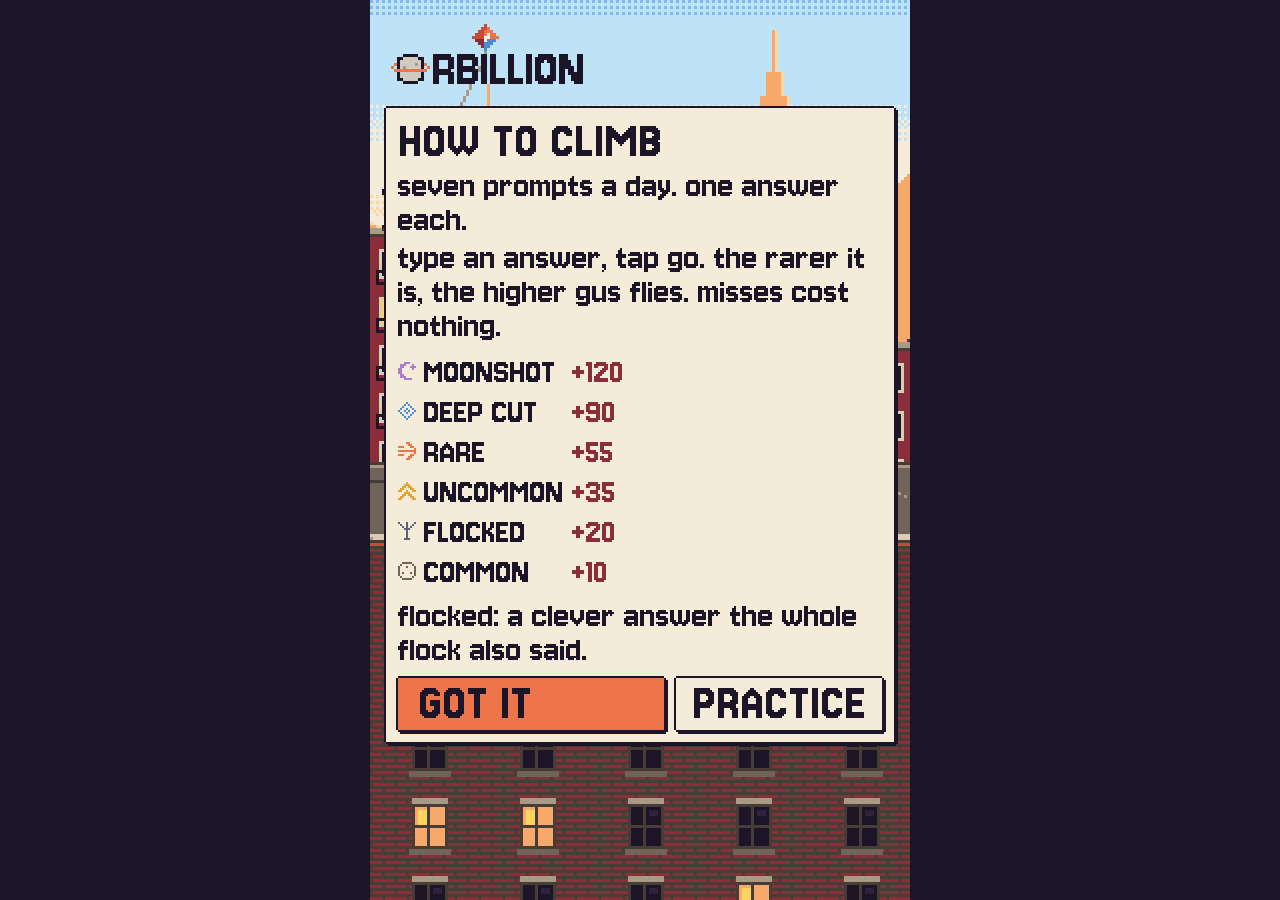
<file: index.html>
<!doctype html>
<html lang="en">
<head>
<meta charset="utf-8">
<meta name="viewport" content="width=device-width, initial-scale=1, maximum-scale=1, user-scalable=no, viewport-fit=cover">
<meta name="theme-color" content="#1C1527">
<meta name="apple-mobile-web-app-capable" content="yes">
<meta name="mobile-web-app-capable" content="yes">
<meta name="apple-mobile-web-app-status-bar-style" content="black-translucent">
<meta name="apple-mobile-web-app-title" content="Orbillion">
<meta name="description" content="Name rare things, climb higher. A daily word game: seven prompts, one answer each, and the rarer your answer the higher Gus the pigeon flies.">
<meta property="og:title" content="Orbillion: Daily Word Climb">
<meta property="og:description" content="Name rare things, climb higher. Seven prompts a day, rarer answers fly higher.">
<meta property="og:image" content="icons/icon-512.png">
<link rel="manifest" href="manifest.webmanifest">
<link rel="icon" type="image/png" sizes="32x32" href="icons/favicon-32.png">
<link rel="apple-touch-icon" href="icons/apple-touch-icon.png">
<title>Orbillion: Daily Word Climb</title>
  <script type="module" crossorigin src="./assets/index-DGZQ1w0u.js"></script>
  <link rel="stylesheet" crossorigin href="./assets/index-BdQFTLPJ.css">
</head>
<body>
<div id="app"></div>
</body>
</html>
</file>
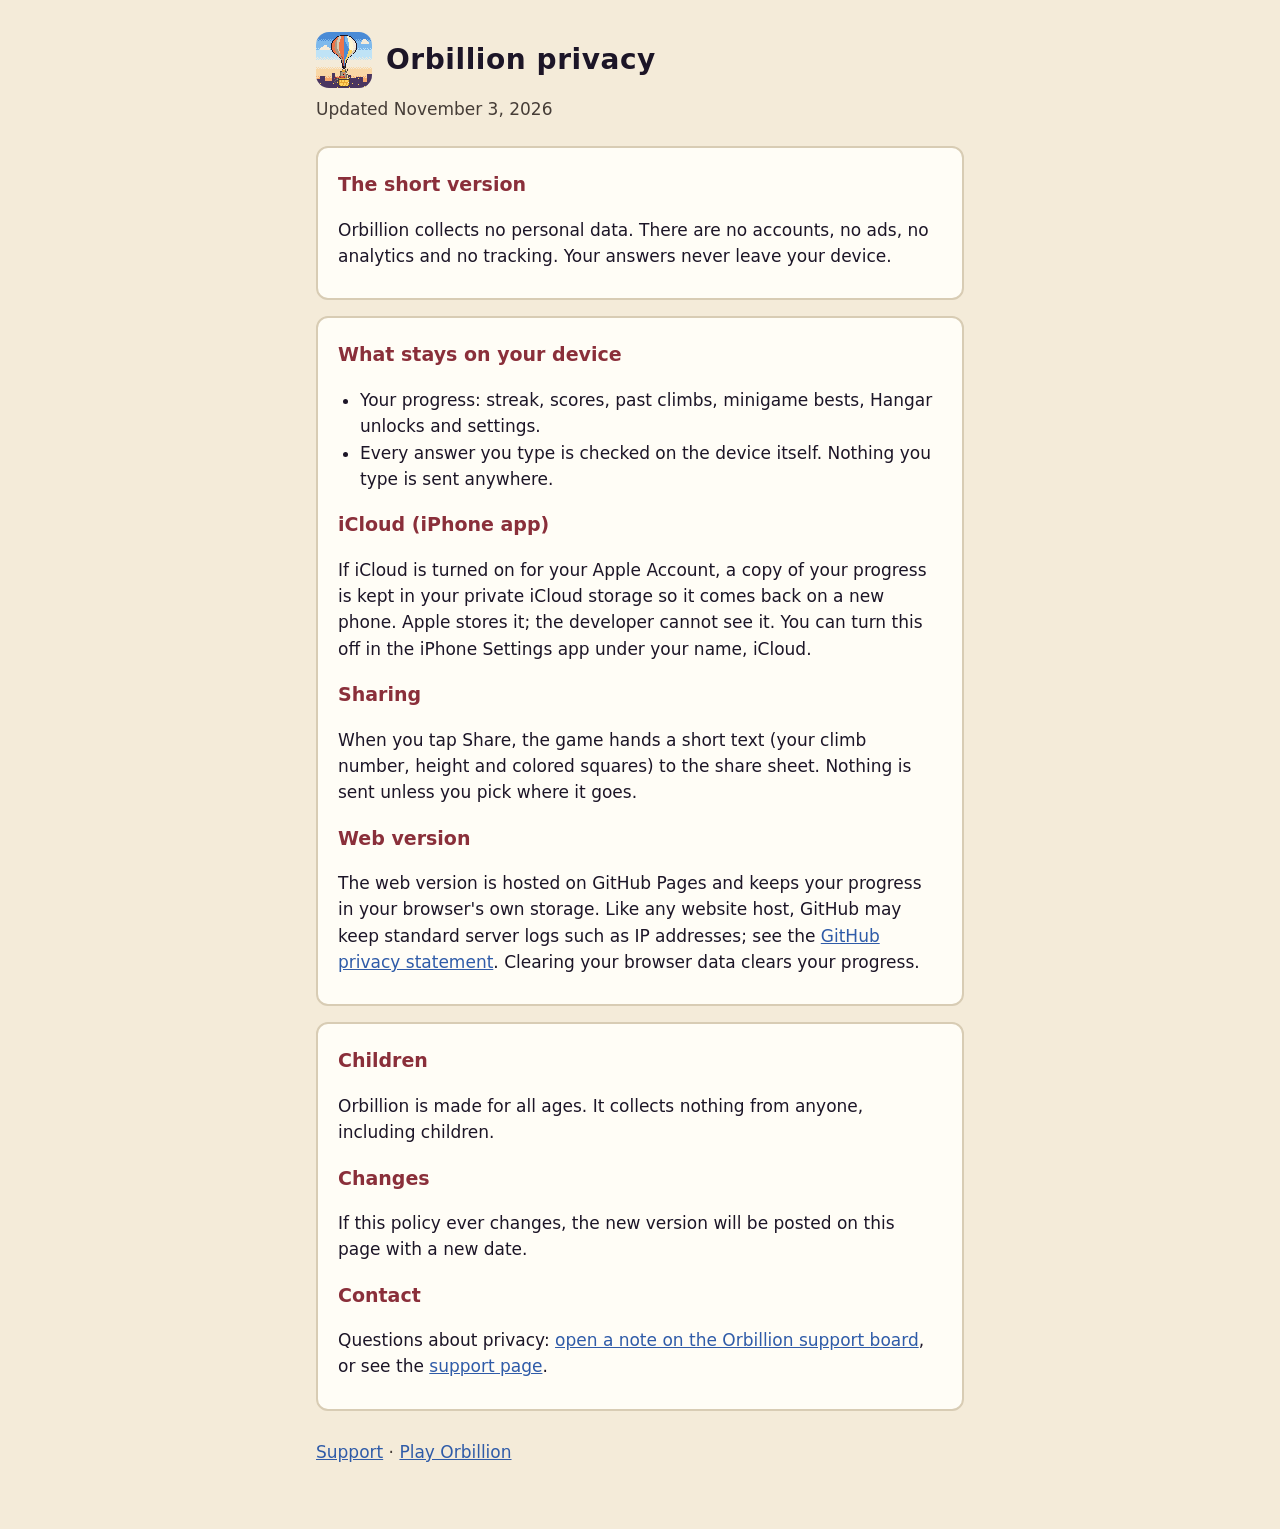
<file: privacy.html>
<!doctype html>
<html lang="en">
<head>
<meta charset="utf-8">
<meta name="viewport" content="width=device-width, initial-scale=1">
<title>Orbillion Privacy</title>
<meta name="description" content="Orbillion privacy policy: the game collects no personal data.">
<link rel="icon" href="icons/favicon-32.png">
<style>
  :root { --bg: #F4EBD9; --card: #FFFDF6; --ink: #1C1527; --soft: #463D37; --head: #8A2F3A; --line: #D8CCB4; --link: #2F5BA8; }
  @media (prefers-color-scheme: dark) { :root { --bg: #1C1527; --card: #2E2240; --ink: #F4EBD9; --soft: #D8CCB4; --head: #F7A86B; --line: #4A3560; --link: #7DB9EC; } }
  * { box-sizing: border-box; }
  body { margin: 0; background: var(--bg); color: var(--ink); font: 17px/1.55 system-ui, -apple-system, "Segoe UI", sans-serif; }
  main { max-width: 680px; margin: 0 auto; padding: 32px 16px 64px; }
  header { display: flex; align-items: center; gap: 14px; margin-bottom: 8px; }
  header img { width: 56px; height: 56px; border-radius: 13px; image-rendering: pixelated; }
  h1 { font-size: 28px; margin: 0; letter-spacing: 0.02em; }
  .sub { color: var(--soft); margin: 0 0 24px; }
  section { background: var(--card); border: 2px solid var(--line); border-radius: 12px; padding: 4px 20px 12px; margin: 16px 0; }
  h2 { color: var(--head); font-size: 19px; margin: 18px 0 6px; }
  p, li { color: var(--ink); }
  ul { padding-left: 22px; }
  a { color: var(--link); }
  nav { margin-top: 28px; color: var(--soft); }
</style>
</head>
<body>
<main>
  <header>
    <img src="icons/icon-192.png" alt="">
    <h1>Orbillion privacy</h1>
  </header>
  <p class="sub">Updated November 3, 2026</p>

  <section>
    <h2>The short version</h2>
    <p>Orbillion collects no personal data. There are no accounts, no ads, no analytics and no tracking. Your answers never leave your device.</p>
  </section>

  <section>
    <h2>What stays on your device</h2>
    <ul>
      <li>Your progress: streak, scores, past climbs, minigame bests, Hangar unlocks and settings.</li>
      <li>Every answer you type is checked on the device itself. Nothing you type is sent anywhere.</li>
    </ul>

    <h2>iCloud (iPhone app)</h2>
    <p>If iCloud is turned on for your Apple Account, a copy of your progress is kept in your private iCloud storage so it comes back on a new phone. Apple stores it; the developer cannot see it. You can turn this off in the iPhone Settings app under your name, iCloud.</p>

    <h2>Sharing</h2>
    <p>When you tap Share, the game hands a short text (your climb number, height and colored squares) to the share sheet. Nothing is sent unless you pick where it goes.</p>

    <h2>Web version</h2>
    <p>The web version is hosted on GitHub Pages and keeps your progress in your browser's own storage. Like any website host, GitHub may keep standard server logs such as IP addresses; see the <a href="https://docs.github.com/en/site-policy/privacy-policies/github-general-privacy-statement">GitHub privacy statement</a>. Clearing your browser data clears your progress.</p>
  </section>

  <section>
    <h2>Children</h2>
    <p>Orbillion is made for all ages. It collects nothing from anyone, including children.</p>

    <h2>Changes</h2>
    <p>If this policy ever changes, the new version will be posted on this page with a new date.</p>

    <h2>Contact</h2>
    <p>Questions about privacy: <a href="https://github.com/JustaGt/orbillion-web/issues">open a note on the Orbillion support board</a>, or see the <a href="support.html">support page</a>.</p>
  </section>

  <nav><a href="support.html">Support</a> &middot; <a href="./">Play Orbillion</a></nav>
</main>
</body>
</html>
</file>
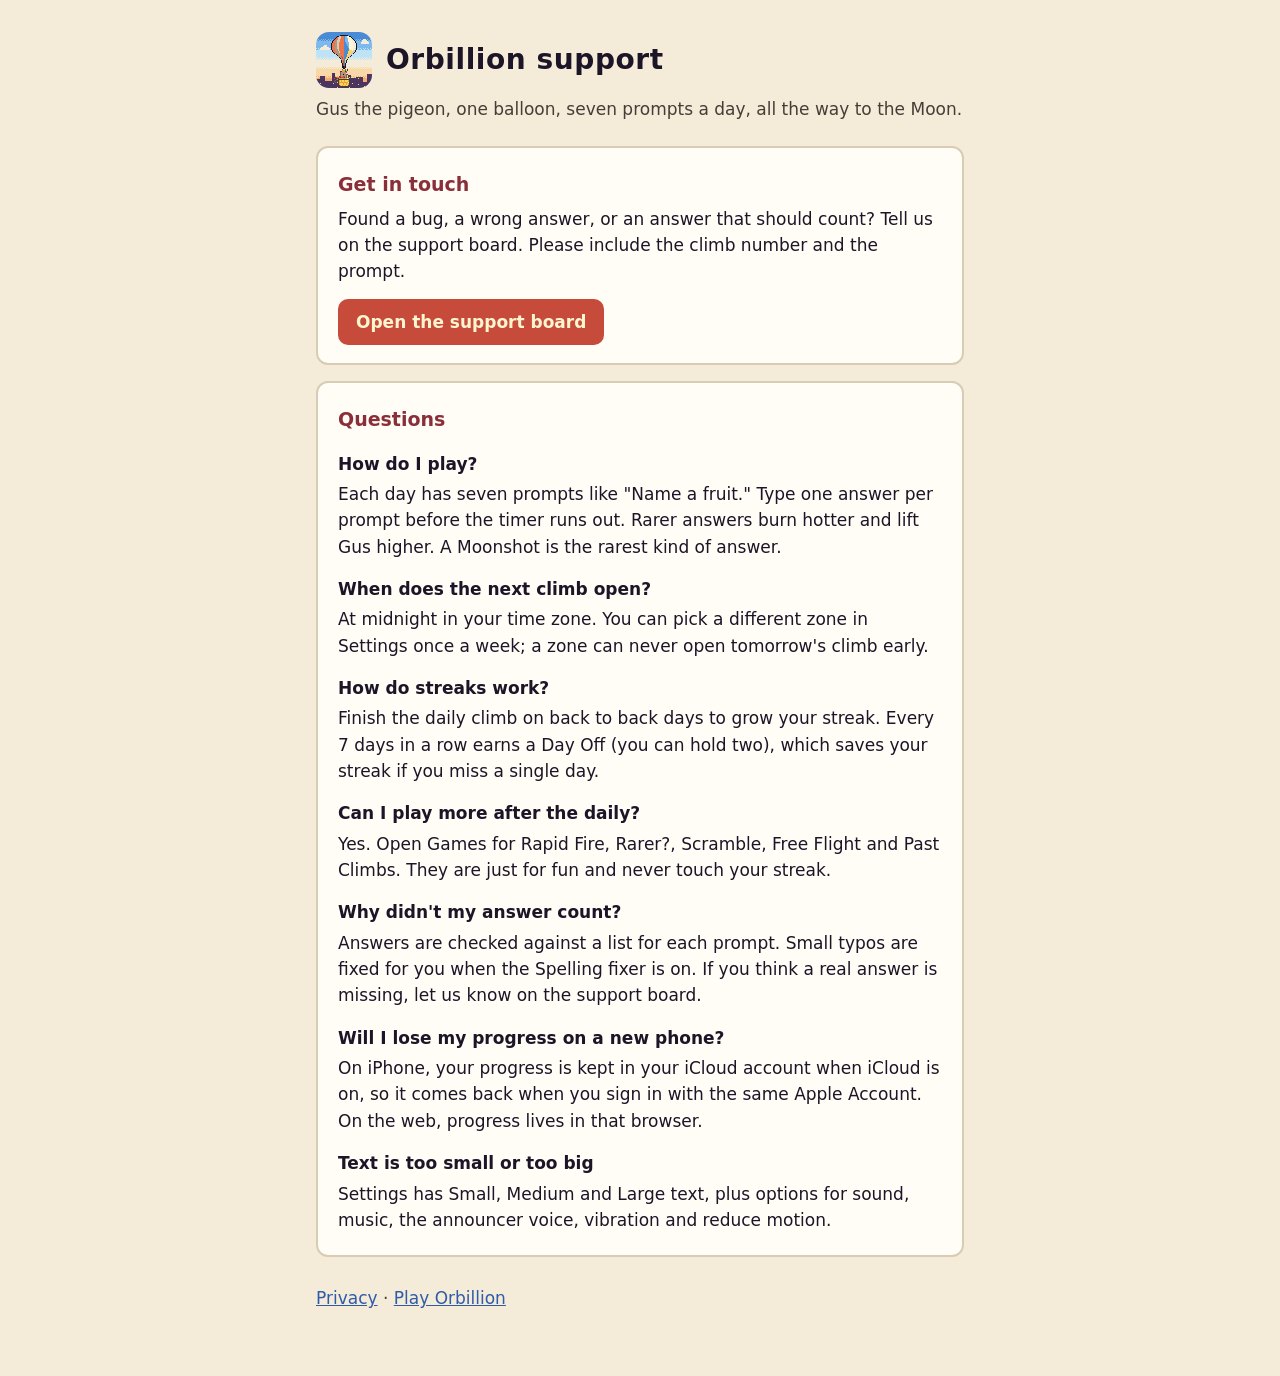
<file: support.html>
<!doctype html>
<html lang="en">
<head>
<meta charset="utf-8">
<meta name="viewport" content="width=device-width, initial-scale=1">
<title>Orbillion Support</title>
<meta name="description" content="Help for Orbillion, the daily word climb with Gus the pigeon.">
<link rel="icon" href="icons/favicon-32.png">
<style>
  :root { --bg: #F4EBD9; --card: #FFFDF6; --ink: #1C1527; --soft: #463D37; --head: #8A2F3A; --line: #D8CCB4; --link: #2F5BA8; --btn: #C64B3A; }
  @media (prefers-color-scheme: dark) { :root { --bg: #1C1527; --card: #2E2240; --ink: #F4EBD9; --soft: #D8CCB4; --head: #F7A86B; --line: #4A3560; --link: #7DB9EC; --btn: #C64B3A; } }
  * { box-sizing: border-box; }
  body { margin: 0; background: var(--bg); color: var(--ink); font: 17px/1.55 system-ui, -apple-system, "Segoe UI", sans-serif; }
  main { max-width: 680px; margin: 0 auto; padding: 32px 16px 64px; }
  header { display: flex; align-items: center; gap: 14px; margin-bottom: 8px; }
  header img { width: 56px; height: 56px; border-radius: 13px; image-rendering: pixelated; }
  h1 { font-size: 28px; margin: 0; letter-spacing: 0.02em; }
  .sub { color: var(--soft); margin: 0 0 24px; }
  section { background: var(--card); border: 2px solid var(--line); border-radius: 12px; padding: 4px 20px 14px; margin: 16px 0; }
  h2 { color: var(--head); font-size: 19px; margin: 18px 0 6px; }
  h3 { font-size: 17px; margin: 16px 0 2px; }
  p { margin: 4px 0 8px; }
  a { color: var(--link); }
  .btn { display: inline-block; background: var(--btn); color: #FFF6D1; text-decoration: none; font-weight: 700; padding: 10px 18px; border-radius: 10px; margin: 6px 0 4px; }
  nav { margin-top: 28px; color: var(--soft); }
</style>
</head>
<body>
<main>
  <header>
    <img src="icons/icon-192.png" alt="">
    <h1>Orbillion support</h1>
  </header>
  <p class="sub">Gus the pigeon, one balloon, seven prompts a day, all the way to the Moon.</p>

  <section>
    <h2>Get in touch</h2>
    <p>Found a bug, a wrong answer, or an answer that should count? Tell us on the support board. Please include the climb number and the prompt.</p>
    <a class="btn" href="https://github.com/JustaGt/orbillion-web/issues">Open the support board</a>
  </section>

  <section>
    <h2>Questions</h2>

    <h3>How do I play?</h3>
    <p>Each day has seven prompts like "Name a fruit." Type one answer per prompt before the timer runs out. Rarer answers burn hotter and lift Gus higher. A Moonshot is the rarest kind of answer.</p>

    <h3>When does the next climb open?</h3>
    <p>At midnight in your time zone. You can pick a different zone in Settings once a week; a zone can never open tomorrow's climb early.</p>

    <h3>How do streaks work?</h3>
    <p>Finish the daily climb on back to back days to grow your streak. Every 7 days in a row earns a Day Off (you can hold two), which saves your streak if you miss a single day.</p>

    <h3>Can I play more after the daily?</h3>
    <p>Yes. Open Games for Rapid Fire, Rarer?, Scramble, Free Flight and Past Climbs. They are just for fun and never touch your streak.</p>

    <h3>Why didn't my answer count?</h3>
    <p>Answers are checked against a list for each prompt. Small typos are fixed for you when the Spelling fixer is on. If you think a real answer is missing, let us know on the support board.</p>

    <h3>Will I lose my progress on a new phone?</h3>
    <p>On iPhone, your progress is kept in your iCloud account when iCloud is on, so it comes back when you sign in with the same Apple Account. On the web, progress lives in that browser.</p>

    <h3>Text is too small or too big</h3>
    <p>Settings has Small, Medium and Large text, plus options for sound, music, the announcer voice, vibration and reduce motion.</p>
  </section>

  <nav><a href="privacy.html">Privacy</a> &middot; <a href="./">Play Orbillion</a></nav>
</main>
</body>
</html>
</file>
<file: assets/index-BdQFTLPJ.css>
@font-face{font-family:Orb Body;src:url(./orb-body-BaUFDwwx.ttf)format("truetype");font-display:block}@font-face{font-family:Orb Title;src:url(./orb-title-sYKv3fl7.ttf)format("truetype");font-display:block}:root{--night:#1c1527;--paper:#f4ebd9;--accent:#ee7449;--ink:#8a2f3a;--ink-big:#c64b3a;--px:2px;--u:1px;--lightningcss-light:initial;--lightningcss-dark: ;color-scheme:light}@media (prefers-color-scheme:dark){:root:not([data-theme=light]){--night:#1c1527;--paper:#f4ebd9;--accent:#ee7449}}:root[data-theme=dark]{--night:#1c1527;--paper:#f4ebd9;--accent:#ee7449}*{box-sizing:border-box;margin:0;padding:0}html,body{background:var(--night);height:100%;color:var(--paper);-webkit-user-select:none;user-select:none;-webkit-touch-callout:none;-webkit-tap-highlight-color:transparent;touch-action:manipulation;overscroll-behavior:none;-webkit-text-size-adjust:100%;-moz-text-size-adjust:100%;text-size-adjust:100%;overflow:hidden}body{-webkit-font-smoothing:none;font-smooth:never;font-family:Orb Body,monospace;position:fixed;top:0;bottom:0;left:0;right:0}#screen{image-rendering:pixelated;position:absolute;top:0}#stage{pointer-events:none;position:absolute;top:0;left:0;overflow:hidden}#stage>*{pointer-events:auto}.u-body{font-family:Orb Body;font-size:calc(var(--u) * 10);line-height:calc(var(--u) * 17)}.u-display{font-family:Orb Title;font-size:calc(var(--u) * 10);line-height:calc(var(--u) * 24);letter-spacing:0}.frame{box-shadow:0 calc(var(--u) * -1) 0 0 var(--night), 0 var(--u) 0 0 var(--night), calc(var(--u) * -1) 0 0 0 var(--night), var(--u) 0 0 0 var(--night), var(--u) calc(var(--u) * 2) 0 0 var(--night), calc(var(--u) * 2) var(--u) 0 0 var(--night)}.frame.on-night{box-shadow:0 calc(var(--u) * -1) 0 0 var(--paper), 0 var(--u) 0 0 var(--paper), calc(var(--u) * -1) 0 0 0 var(--paper), var(--u) 0 0 0 var(--paper)}.hidden{display:none!important}.sr{clip:rect(0 0 0 0);white-space:nowrap;width:1px;height:1px;position:absolute;overflow:hidden}#prompt{left:calc(var(--u) * 8);right:calc(var(--u) * 8);background:var(--paper);color:var(--night);padding:calc(var(--u) * 2) calc(var(--u) * 5) calc(var(--u) * 4);position:absolute}#prompt .kicker{color:var(--ink);margin-bottom:calc(var(--u) * -4);justify-content:space-between;display:flex}#prompt .kicker .of{color:var(--night)}#prompt .note{color:var(--night);margin-top:calc(var(--u) * 1)}#prompt .note:before{content:"";width:calc(var(--u) * 3);height:calc(var(--u) * 3);background:var(--accent);margin-right:calc(var(--u) * 3);vertical-align:calc(var(--u) * 1);display:inline-block}#feed{left:calc(var(--u) * 8);right:calc(var(--u) * 8);align-items:flex-start;gap:calc(var(--u) * 6);flex-direction:column;display:flex;position:absolute}#say{background:var(--night);max-width:100%;color:var(--paper);padding:0 calc(var(--u) * 4)}#chips{gap:calc(var(--u) * 4);flex-wrap:wrap;display:flex}.chip{cursor:pointer;background:var(--paper);color:var(--night);padding:calc(var(--u) * 3) calc(var(--u) * 4) calc(var(--u) * 4);text-align:left;border:0;font-family:Orb Body;display:inline-block}.chip b{color:var(--ink);font-weight:400}.chip.nudge{background:var(--night);color:var(--paper)}.chip:active{transform:translateY(var(--u));box-shadow:none}#bar{background:var(--night);padding:calc(var(--u) * 3) calc(var(--u) * 8) calc(var(--u) * 3) calc(var(--u) * 6);align-items:center;gap:calc(var(--u) * 5);box-shadow:0 calc(var(--u) * -1) 0 0 var(--paper);display:flex;position:absolute;left:0;right:0}#gauge{width:calc(var(--u) * 24);height:calc(var(--u) * 24);image-rendering:pixelated;flex:none}#answer{min-width:0;height:calc(var(--u) * 20);font-family:Orb Body;font-size:calc(var(--u) * 10);line-height:calc(var(--u) * 15);background:var(--paper);color:var(--night);caret-color:var(--accent);padding:0 calc(var(--u) * 4);-webkit-appearance:none;appearance:none;text-transform:lowercase;-webkit-user-select:text;user-select:text;border:0;border-radius:0;outline:0;flex:1}#answer::placeholder{color:var(--ink);opacity:1}#answer.ghost{color:var(--ink)}#burn,.btn{font-family:Orb Title;font-size:calc(var(--u) * 10);line-height:calc(var(--u) * 19);height:calc(var(--u) * 22);min-width:calc(var(--u) * 44);padding:0 calc(var(--u) * 6) calc(var(--u) * 2);background:var(--accent);color:var(--night);cursor:pointer;text-align:left;border:0;border-radius:0;flex:none}#burn:active,.btn:active{transform:translateY(var(--u));box-shadow:none}#burn:disabled{background:var(--paper);color:var(--night)}#home{left:calc(var(--u) * 8);right:calc(var(--u) * 8);position:absolute}#home .meta{margin-bottom:calc(var(--u) * 6);justify-content:space-between;align-items:flex-end;display:flex}#home .meta .tag{background:var(--night);color:var(--paper);padding:0 calc(var(--u) * 4)}#climb{width:100%;height:calc(var(--u) * 30);padding-left:calc(var(--u) * 10)}#home .line{background:var(--paper);color:var(--night);padding:0 calc(var(--u) * 4);margin-bottom:calc(var(--u) * 6);display:inline-block}#result{left:calc(var(--u) * 8);right:calc(var(--u) * 8);background:var(--paper);color:var(--night);padding:calc(var(--u) * 3) calc(var(--u) * 5) calc(var(--u) * 5);position:absolute}#result .stamp{width:calc(var(--u) * 9);height:calc(var(--u) * 9);flex:none}#result .tier{flex:1}#result .pts{color:var(--ink-big)}#result .reveal{margin-top:calc(var(--u) * 5);padding-top:calc(var(--u) * 4);box-shadow:0 calc(var(--u) * -1) 0 0 var(--night)}#result .row{gap:calc(var(--u) * 6);margin-top:calc(var(--u) * 6);display:flex}#result .row .btn{height:calc(var(--u) * 26);padding-left:calc(var(--u) * 10);flex:1}#result .row .btn.ghost{background:var(--paper);color:var(--night);flex:none}#home .homerow{gap:calc(var(--u) * 6);display:flex}#home .homerow #climb{flex:1}#home .homerow #how{width:calc(var(--u) * 44);height:calc(var(--u) * 30);background:var(--paper);color:var(--night);flex:none}#home .meta{justify-content:flex-start;gap:calc(var(--u) * 4)}.btn.ghost{background:var(--paper);color:var(--night)}.card,#summit{left:calc(var(--u) * 8);right:calc(var(--u) * 8);background:var(--paper);color:var(--night);padding:calc(var(--u) * 4) calc(var(--u) * 6) calc(var(--u) * 6);position:absolute}#howto .h,#summit .title{color:var(--night)}#howto p{margin-top:calc(var(--u) * 2)}#howto .ladder{margin:calc(var(--u) * 6) 0;gap:calc(var(--u) * 3);flex-direction:column;display:flex}#howto .rung{align-items:center;gap:calc(var(--u) * 4);display:flex}#howto .rung canvas{flex:none}#howto .rung .n{width:calc(var(--u) * 62);flex:none}#howto .rung .p{width:calc(var(--u) * 24);color:var(--ink);flex:none}#howto #howgo{width:100%;height:calc(var(--u) * 26);padding-left:calc(var(--u) * 10)}#result .meter{margin-top:calc(var(--u) * 2);display:block}#summit .kicker{color:var(--ink)}#summit .alt{margin-top:calc(var(--u) * -2)}#summit .stubs{margin:calc(var(--u) * 6) 0;display:block}#summit .row{gap:calc(var(--u) * 6);margin-top:calc(var(--u) * 6);display:flex}#summit .row .btn{height:calc(var(--u) * 26);padding-left:calc(var(--u) * 10);flex:1}#summit .row .btn.ghost{width:calc(var(--u) * 56);flex:none}#summit .next{margin-top:calc(var(--u) * 6)}.link{color:var(--ink);margin-top:calc(var(--u) * 4);text-align:left;cursor:pointer;min-height:calc(var(--u) * 22);background:0 0;border:0;padding:0;font-family:Orb Body;text-decoration:none}#prompt .kicker{color:var(--ink);justify-content:space-between;margin-bottom:0;display:flex}#howto .rung .n{width:calc(var(--u) * 70)}#howto .rung .p{width:auto}#howto .fl{margin-top:calc(var(--u) * 2)}#home .homerow #how{width:calc(var(--u) * 54);padding-left:calc(var(--u) * 8)}#summit .row .btn.ghost{width:auto;padding:0 calc(var(--u) * 8) calc(var(--u) * 2)}#result .word{margin-top:calc(var(--u) * 2);text-transform:uppercase}#prompt.compact h1{font-family:Orb Body;line-height:calc(var(--u) * 17);margin-top:calc(var(--u) * 1)}#prompt.clamp .note{-webkit-line-clamp:1;-webkit-box-orient:vertical;display:-webkit-box;overflow:hidden}#home .homerow #climb{height:calc(var(--u) * 30)}#home .homerow.small{margin-top:calc(var(--u) * 6)}#home .homerow.small .btn{min-width:0;height:calc(var(--u) * 24);padding-left:calc(var(--u) * 6);flex:1}#home .homerow.small #how{width:auto;height:calc(var(--u) * 24);padding-left:calc(var(--u) * 6)}.card .h{margin-bottom:calc(var(--u) * 2)}.scroll{-webkit-overflow-scrolling:touch;overscroll-behavior:contain;touch-action:pan-y;overflow-y:auto}.k{color:var(--ink)}#settings .set{margin-top:calc(var(--u) * 6)}#settings .lab{color:var(--night)}#settings .hint{color:var(--ink);margin-top:calc(var(--u) * 2)}#settings .seg{gap:calc(var(--u) * 4);margin-top:calc(var(--u) * 2);display:flex}#settings .seg button{height:calc(var(--u) * 20);cursor:pointer;text-align:left;padding:0 calc(var(--u) * 5);background:var(--paper);color:var(--night);border:0;border-radius:0;flex:1}#settings .seg button.on{background:var(--night);color:var(--paper)}#settings .zone{width:100%;margin-top:calc(var(--u) * 2);height:calc(var(--u) * 20);background:var(--paper);color:var(--night);padding:0 calc(var(--u) * 4);-webkit-appearance:none;appearance:none;border:0;border-radius:0;display:block}#settings #setdone{width:100%;height:calc(var(--u) * 26);margin-top:calc(var(--u) * 8);padding-left:calc(var(--u) * 10)}#result .fix{color:var(--night);padding:0 calc(var(--u) * 3);margin-top:calc(var(--u) * 1);background:#e6a532;display:inline-block}#games .ghead{justify-content:space-between;align-items:baseline;gap:calc(var(--u) * 4);display:flex}#games .gstat{color:var(--ink-big);white-space:pre}#games .clue{margin-top:calc(var(--u) * 1)}#games .clue b{color:var(--night);padding:0 calc(var(--u) * 2);background:#e6a532;font-weight:400}#games .garea{margin-top:calc(var(--u) * 6)}#games .garea.menu{gap:calc(var(--u) * 6);flex-direction:column;display:flex}#games .gpick{text-align:left;cursor:pointer;background:var(--paper);color:var(--night);padding:calc(var(--u) * 3) calc(var(--u) * 6) calc(var(--u) * 5);border:0;border-radius:0;flex-direction:column;align-items:flex-start;gap:0;display:flex}#games .gpick .u-display{color:var(--night)}#games .gpick .best{color:var(--ink)}#games .gpick:active,#games .gopt:active{transform:translateY(var(--u))}#games .garea.found{gap:calc(var(--u) * 3);max-height:calc(var(--u) * 80);flex-wrap:wrap;display:flex;overflow:hidden}#games .gchip{background:var(--night);color:var(--paper);padding:0 calc(var(--u) * 3);white-space:nowrap}#games .gchip b{color:#e6a532;font-weight:400}#games i{width:calc(var(--u) * 5);height:calc(var(--u) * 5);margin-right:calc(var(--u) * 3);vertical-align:calc(var(--u) * 1);display:inline-block}#games .garea.duel{gap:calc(var(--u) * 6);flex-direction:column;display:flex}#games .gopt{cursor:pointer;text-align:left;min-height:calc(var(--u) * 34);padding:calc(var(--u) * 3) calc(var(--u) * 6) calc(var(--u) * 4);background:var(--paper);color:var(--night);border:0;border-radius:0;flex-direction:column;align-items:flex-start;display:flex}#games .gopt.right{background:var(--night);color:var(--paper)}#games .gopt.right .u-display{color:var(--paper)}#games .gopt.wrong{opacity:.6}#games .gopt.picked.wrong{opacity:1;background:#d8ccb4}#games .garea.tiles{gap:calc(var(--u) * 4);flex-wrap:wrap;display:flex}#games .gtile{min-width:calc(var(--u) * 18);height:calc(var(--u) * 24);padding:0 calc(var(--u) * 4);background:var(--night);color:var(--paper);text-align:left;display:inline-block}#games .gform{gap:calc(var(--u) * 5);margin-top:calc(var(--u) * 8);display:flex}#games #gin{min-width:0;height:calc(var(--u) * 22);font-family:Orb Body;font-size:calc(var(--u) * 10);line-height:calc(var(--u) * 15);background:var(--paper);color:var(--night);caret-color:var(--accent);padding:0 calc(var(--u) * 4);-webkit-appearance:none;appearance:none;text-transform:lowercase;-webkit-user-select:text;user-select:text;box-shadow:0 0 0 var(--u) var(--night);border:0;border-radius:0;outline:0;flex:1}#games #ggo{height:calc(var(--u) * 22);min-width:calc(var(--u) * 34)}#games .gmsg{margin-top:calc(var(--u) * 4);min-height:calc(var(--u) * 17)}#games .gmsg.good{color:var(--night)}#games .gmsg.bad{color:var(--ink)}#games .garea.summary .big{color:var(--night);font-family:Orb Title}#games .gfoot{gap:calc(var(--u) * 6);margin-top:calc(var(--u) * 6);display:flex}#games .gfoot .btn{height:calc(var(--u) * 24);padding-left:calc(var(--u) * 8);flex:1;min-width:0}#games .gfoot .btn.ghost{flex:1}#prompt .kicker{color:var(--ink);justify-content:space-between;align-items:baseline;display:flex}#prompt .roof{background:var(--night);color:var(--paper);cursor:pointer;padding:0 calc(var(--u) * 4);min-height:calc(var(--u) * 15);border:0;border-radius:0;font-family:Orb Body}#prompt h1{margin-top:calc(var(--u) * 1)}#prompt .note{color:var(--ink)}#prompt.swap{animation:.1s steps(2,end) swapin}@keyframes swapin{0%{transform:translateY(calc(var(--u) * -6));opacity:.4}to{opacity:1;transform:none}}#burn{min-width:calc(var(--u) * 52)}#answer.shake{animation:.18s steps(3,end) shake}@keyframes shake{0%{transform:translateX(calc(var(--u) * 3))}33%{transform:translateX(calc(var(--u) * -3))}66%{transform:translateX(calc(var(--u) * 2))}to{transform:none}}#result{padding:calc(var(--u) * 4) calc(var(--u) * 5) calc(var(--u) * 5)}#result .head{align-items:center;gap:calc(var(--u) * 4);display:flex}#result .tier{padding:0 calc(var(--u) * 4);flex:none}#result .head .pts{color:var(--ink-big);margin-left:auto}#result .word{margin-top:calc(var(--u) * 2);text-transform:uppercase;color:var(--night)}#result .means{color:var(--night)}#result .reveal{margin-top:calc(var(--u) * 3);padding-top:calc(var(--u) * 3);box-shadow:0 calc(var(--u) * -1) 0 0 #d8ccb4;color:var(--night)}#result .reveal .k{color:var(--ink)}#result .fix{margin-top:0;display:inline-block}#result.tight .reveal,#result.tighter .means{display:none}#home .homerow.small+.homerow.small{margin-top:calc(var(--u) * 4)}#hangarbtn.new:after{content:"";width:calc(var(--u) * 5);height:calc(var(--u) * 5);background:var(--accent);margin-left:calc(var(--u) * 4);vertical-align:calc(var(--u) * 2);box-shadow:0 0 0 var(--u) var(--night);display:inline-block}#hangar .sub{margin-top:calc(var(--u) * 1)}#hangar .sec{margin-top:calc(var(--u) * 8);color:var(--ink)}#hangar .grid{gap:calc(var(--u) * 5);margin-top:calc(var(--u) * 3);grid-template-columns:repeat(3,1fr);display:grid}#hangar .tile{align-items:stretch;gap:calc(var(--u) * 1);cursor:pointer;text-align:left;background:var(--paper);color:var(--night);padding:calc(var(--u) * 3) calc(var(--u) * 3) calc(var(--u) * 4);border:0;border-radius:0;flex-direction:column;min-width:0;display:flex;position:relative}#hangar .tile .pv{max-width:100%;height:auto;image-rendering:pixelated;background:#7db9ec;align-self:center;display:block}#hangar .tile.locked .pv{background:#d8ccb4}#hangar .tile .nm{color:var(--night);text-overflow:clip;overflow:hidden}#hangar .tile .st{color:var(--ink)}#hangar .tile.on{background:var(--night);color:var(--paper)}#hangar .tile.on .nm{color:var(--paper)}#hangar .tile.on .st{color:#ffd35c}#hangar .tile .newtag{top:calc(var(--u) * 2);right:calc(var(--u) * 2);background:var(--accent);color:var(--night);padding:0 calc(var(--u) * 2);position:absolute}#hangar .tile.nope{animation:.18s steps(3,end) shake}#hangar .tile:active{transform:translateY(var(--u))}#hangar #hangarback{width:100%;height:calc(var(--u) * 26);margin-top:calc(var(--u) * 8);padding-left:calc(var(--u) * 10)}#bar{background-color:var(--night);background-image:linear-gradient(45deg,#2e2240 25%,#0000 25% 75%,#2e2240 75%),linear-gradient(45deg,#2e2240 25%,#0000 25% 75%,#2e2240 75%);background-size:calc(var(--u) * 4) calc(var(--u) * 4);background-position:0 0, calc(var(--u) * 2) calc(var(--u) * 2);box-shadow:0 calc(var(--u) * -1) 0 0 var(--paper), 0 calc(var(--u) * -2) 0 0 var(--night)}#bar .field{min-width:0;height:calc(var(--u) * 22);background:var(--paper);clip-path:polygon(calc(var(--u) * 2) 0, calc(100% - calc(var(--u) * 2)) 0, 100% calc(var(--u) * 2), 100% calc(100% - calc(var(--u) * 2)), calc(100% - calc(var(--u) * 2)) 100%, calc(var(--u) * 2) 100%, 0 calc(100% - calc(var(--u) * 2)), 0 calc(var(--u) * 2));box-shadow:inset 0 calc(var(--u) * 2) 0 0 #d8ccb4;flex:1;position:relative;overflow:hidden}#bar .field.bad{animation:.26s steps(2,end) badflash}@keyframes badflash{0%{background:#ee7449}50%{background:#f7a86b}to{background:var(--paper)}}#answer{color:#0000;-webkit-text-fill-color:transparent;caret-color:#0000;background:0 0;width:100%;height:100%;position:absolute;top:0;bottom:0;left:0;right:0}#answer::selection{background:0 0}#answer::placeholder{color:#0000}#bar .typed{white-space:pre;padding:calc(var(--u) * 2) calc(var(--u) * 4) 0;pointer-events:none;color:var(--night);font-size:calc(var(--u) * 10);line-height:calc(var(--u) * 15);align-items:center;display:flex;position:absolute;top:0;bottom:0;left:0}#bar .typed .ph{color:#6f6457}#bar .typed.ghost .ch{color:var(--ink)}#bar .typed.sel .ch{background:#ffd35c}#bar .typed .ch{display:inline-block}#bar .typed .ch.pop:not(.done){animation:.12s steps(3,end) letterpop}@keyframes letterpop{0%{transform:translateY(calc(var(--u) * -5)) scale(1.4);color:var(--accent)}60%{transform:translateY(calc(var(--u) * 1)) scale(.95)}to{transform:none}}#bar .typed .caret{width:calc(var(--u) * 2);height:calc(var(--u) * 12);margin-left:calc(var(--u) * 1);background:var(--accent);display:none}#bar .typed.live .caret{animation:1s step-end infinite blink;display:inline-block}#bar .typed.sel .caret{display:none}@keyframes blink{0%,55%{opacity:1}56%,to{opacity:0}}#bar .typed .ch.wob{animation:.3s steps(4,end) wobble}@keyframes wobble{0%{transform:translateY(calc(var(--u) * -3)) rotate(-12deg);color:#c64b3a}33%{transform:translateY(calc(var(--u) * 2)) rotate(10deg)}66%{transform:translateY(calc(var(--u) * -1)) rotate(-5deg)}to{transform:none}}.flytext{white-space:pre;pointer-events:none;z-index:50;padding:calc(var(--u) * 2) calc(var(--u) * 4) 0;color:var(--night);font-size:calc(var(--u) * 10);line-height:calc(var(--u) * 15);align-items:center;display:flex;position:absolute}.flytext .ch{display:inline-block}.flytext .ch.launch{animation:.56s steps(9,end) forwards launch}@keyframes launch{0%{color:var(--accent);transform:none}20%{transform:translateY(calc(var(--u) * 3)) scale(1.1)}to{transform:translateY(calc(var(--u) * -90)) scale(.6) rotate(20deg);opacity:0}}#burn{height:calc(var(--u) * 22);box-shadow:0 calc(var(--u) * 3) 0 0 #8a2f3a, 0 0 0 var(--u) var(--night);transform:translateY(calc(var(--u) * -2));position:relative}#burn:active{transform:translateY(var(--u));box-shadow:0 0 0 0 #8a2f3a, 0 0 0 var(--u) var(--night)}#burn.ready{background:#ffd35c;animation:1.1s step-end infinite readybob}@keyframes readybob{0%,70%{transform:translateY(calc(var(--u) * -2))}71%,85%{transform:translateY(calc(var(--u) * -4))}86%,to{transform:translateY(calc(var(--u) * -2))}}#result.enter{animation:.24s steps(5,end) cardup}@keyframes cardup{0%{transform:translateY(calc(var(--u) * 24));opacity:0}60%{transform:translateY(calc(var(--u) * -4));opacity:1}to{transform:none}}#result .tier{position:relative;overflow:hidden}#result.enter .tier:after{content:"";width:calc(var(--u) * 6);top:0;bottom:0;left:calc(var(--u) * -10);background:#fff6d1d9;animation:.42s steps(7,end) .16s forwards shine;position:absolute}@keyframes shine{to{left:110%}}#result .word .ch{white-space:pre;display:inline-block}#result.enter .word .ch{animation:.16s steps(3,end) backwards wordin}@keyframes wordin{0%{transform:translateY(calc(var(--u) * 8));opacity:0}70%{transform:translateY(calc(var(--u) * -2));opacity:1}to{transform:none}}#result .pts{display:inline-block}#result .pts.pop{animation:90ms steps(2,end) ptspop}@keyframes ptspop{0%{transform:scale(1.35)}to{transform:none}}#bar .field.shake{animation:.18s steps(3,end) shake,.26s steps(2,end) badflash}.rm *,.rm :before,.rm :after{transition:none!important;animation:none!important}.rm #bar .typed.live .caret{opacity:1}#howto .howrow{gap:calc(var(--u) * 6);display:flex}#howto .howrow #howgo{flex:1;width:auto}#howto .howrow #howpractice{height:calc(var(--u) * 26);padding:0 calc(var(--u) * 8) calc(var(--u) * 2);flex:none}#stage>.flytext,#stage>.flytext *{pointer-events:none}
</file>
